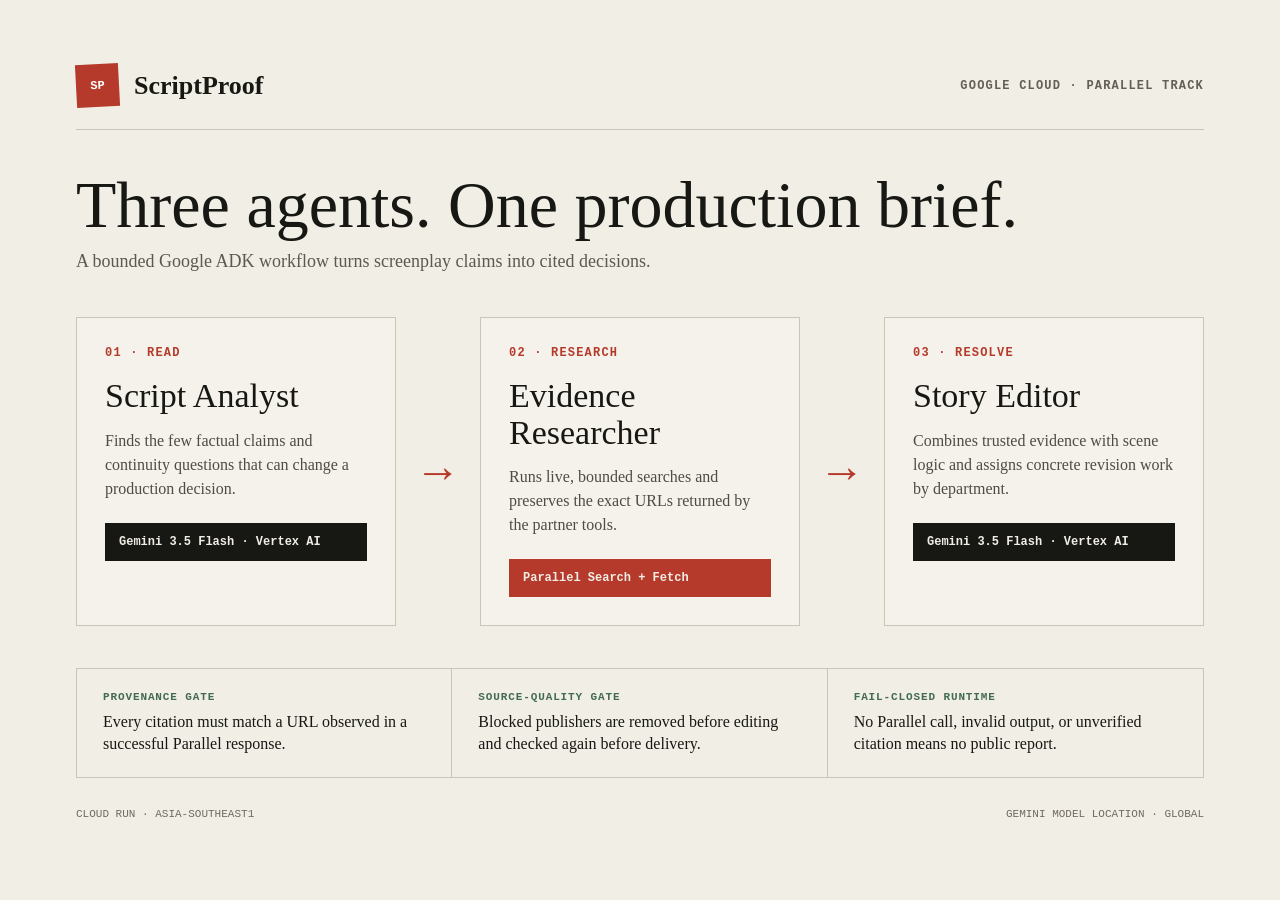
<file: demo/architecture.html>
<!doctype html>
<html lang="en">
<head>
  <meta charset="utf-8">
  <meta name="viewport" content="width=device-width,initial-scale=1">
  <title>ScriptProof architecture</title>
  <style>
    :root { --paper:#f1eee5; --ink:#171714; --red:#b63a2b; --line:#cbc5b8; --green:#426b52; }
    * { box-sizing:border-box; }
    html, body { width:100%; height:100%; margin:0; overflow:hidden; background:var(--paper); color:var(--ink); }
    body { padding:64px 76px; font-family:"Avenir Next", Arial, sans-serif; }
    header { display:flex; justify-content:space-between; align-items:center; border-bottom:1px solid var(--line); padding-bottom:22px; }
    .brand { display:flex; align-items:center; gap:15px; font:700 26px Georgia,serif; }
    .mark { display:grid; place-items:center; width:43px; height:43px; background:var(--red); color:white; font:700 12px "Courier New",monospace; transform:rotate(-3deg); }
    .track { color:#635f58; font:700 12px "Courier New",monospace; letter-spacing:.1em; text-transform:uppercase; }
    h1 { margin:42px 0 10px; font:400 66px/1 Georgia,serif; }
    .sub { margin:0 0 42px; color:#5d5952; font:18px/1.5 Georgia,serif; }
    .flow { display:grid; grid-template-columns:1fr 84px 1fr 84px 1fr; align-items:stretch; }
    .agent { min-height:290px; padding:28px; border:1px solid var(--line); background:rgba(255,255,255,.2); }
    .agent b { display:block; color:var(--red); font:700 12px "Courier New",monospace; letter-spacing:.1em; text-transform:uppercase; }
    .agent h2 { margin:18px 0 14px; font:400 34px/1.08 Georgia,serif; }
    .agent p { margin:0; color:#4f4b45; font:16px/1.5 Georgia,serif; }
    .tool { margin-top:22px; padding:12px 14px; background:var(--ink); color:var(--paper); font:700 12px "Courier New",monospace; }
    .tool.parallel { background:var(--red); }
    .arrow { display:grid; place-items:center; color:var(--red); font:46px Georgia,serif; }
    .gates { display:grid; grid-template-columns:repeat(3,1fr); margin-top:42px; border:1px solid var(--line); }
    .gate { padding:22px 26px; border-right:1px solid var(--line); }
    .gate:last-child { border:0; }
    .gate b { display:block; margin-bottom:8px; color:var(--green); font:700 11px "Courier New",monospace; letter-spacing:.08em; text-transform:uppercase; }
    .gate span { font:16px/1.35 Georgia,serif; }
    footer { display:flex; justify-content:space-between; margin-top:30px; color:#6f6a62; font:11px "Courier New",monospace; text-transform:uppercase; }
  </style>
</head>
<body>
  <header>
    <div class="brand"><span class="mark">SP</span>ScriptProof</div>
    <div class="track">Google Cloud · Parallel track</div>
  </header>
  <h1>Three agents. One production brief.</h1>
  <p class="sub">A bounded Google ADK workflow turns screenplay claims into cited decisions.</p>
  <main class="flow">
    <section class="agent">
      <b>01 · Read</b>
      <h2>Script Analyst</h2>
      <p>Finds the few factual claims and continuity questions that can change a production decision.</p>
      <div class="tool">Gemini 3.5 Flash · Vertex AI</div>
    </section>
    <div class="arrow">→</div>
    <section class="agent">
      <b>02 · Research</b>
      <h2>Evidence Researcher</h2>
      <p>Runs live, bounded searches and preserves the exact URLs returned by the partner tools.</p>
      <div class="tool parallel">Parallel Search + Fetch</div>
    </section>
    <div class="arrow">→</div>
    <section class="agent">
      <b>03 · Resolve</b>
      <h2>Story Editor</h2>
      <p>Combines trusted evidence with scene logic and assigns concrete revision work by department.</p>
      <div class="tool">Gemini 3.5 Flash · Vertex AI</div>
    </section>
  </main>
  <section class="gates">
    <div class="gate"><b>Provenance gate</b><span>Every citation must match a URL observed in a successful Parallel response.</span></div>
    <div class="gate"><b>Source-quality gate</b><span>Blocked publishers are removed before editing and checked again before delivery.</span></div>
    <div class="gate"><b>Fail-closed runtime</b><span>No Parallel call, invalid output, or unverified citation means no public report.</span></div>
  </section>
  <footer><span>Cloud Run · asia-southeast1</span><span>Gemini model location · global</span></footer>
</body>
</html>
</file>
